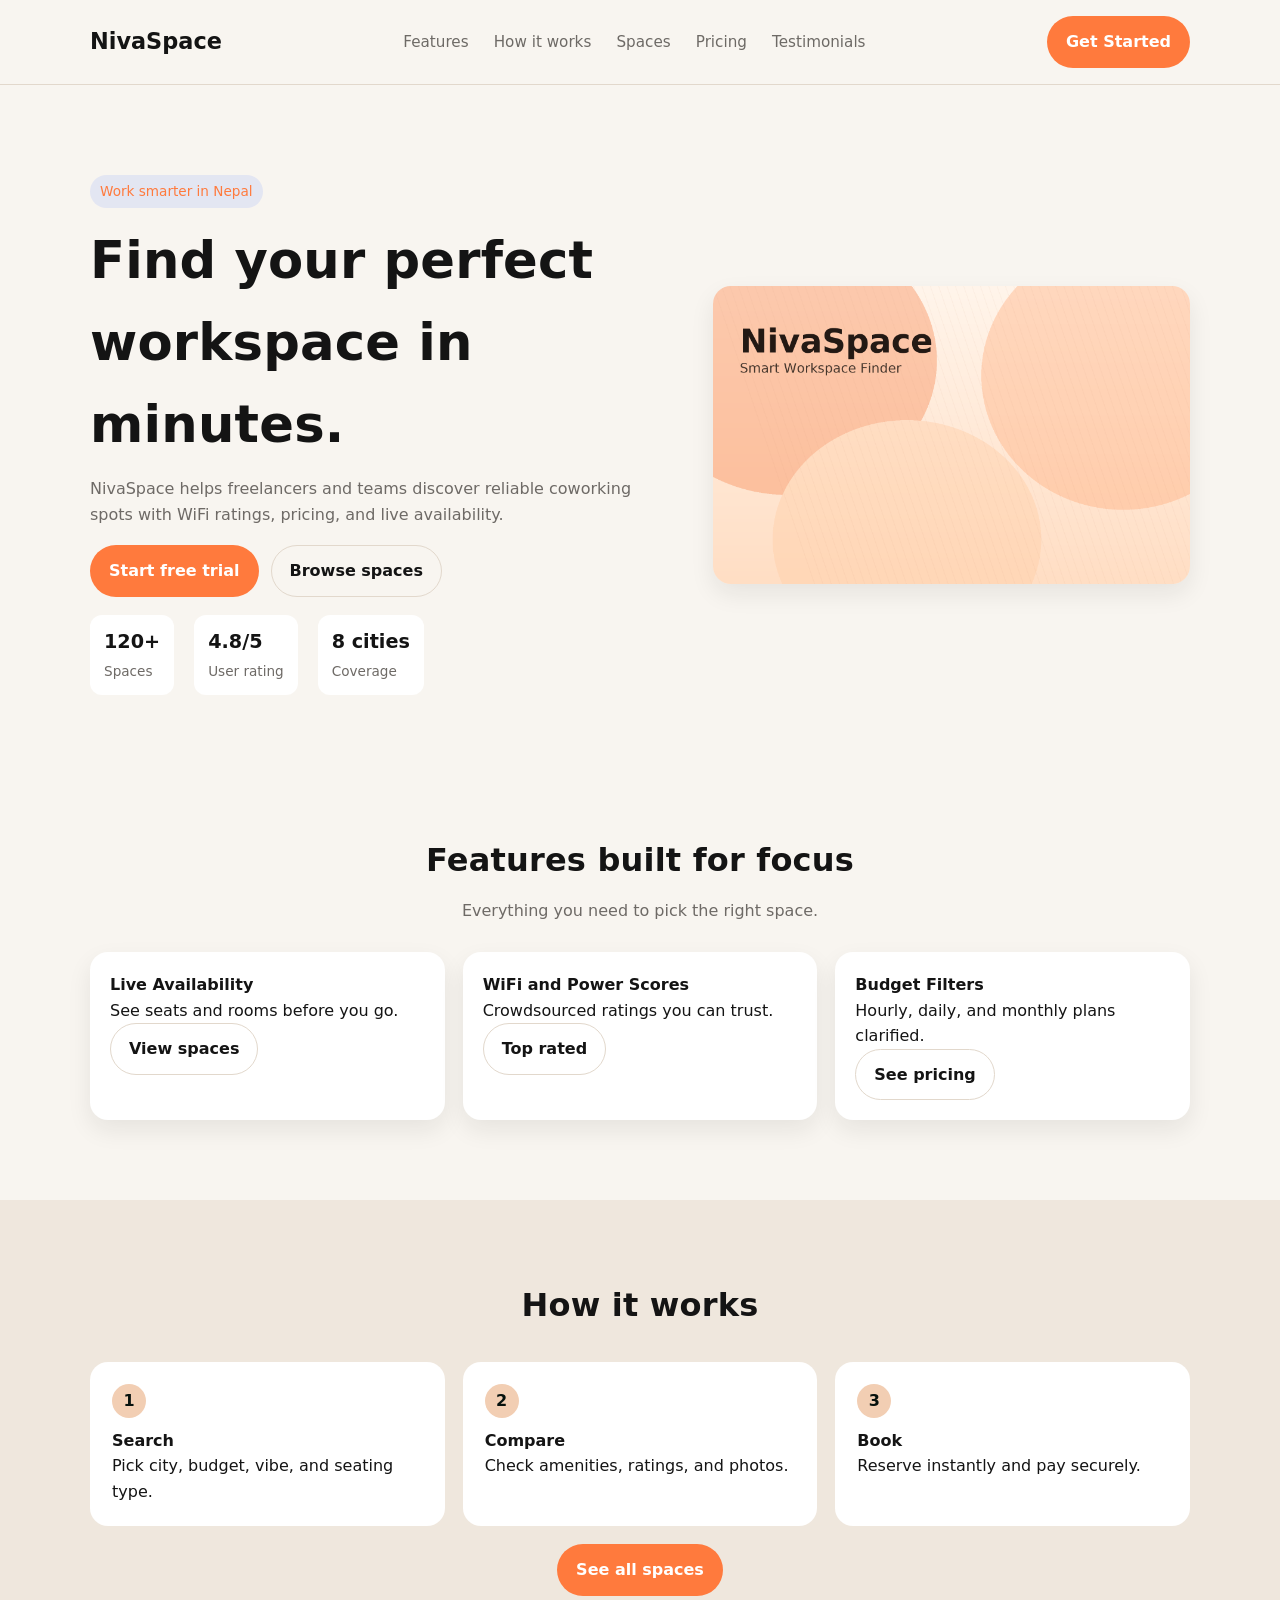
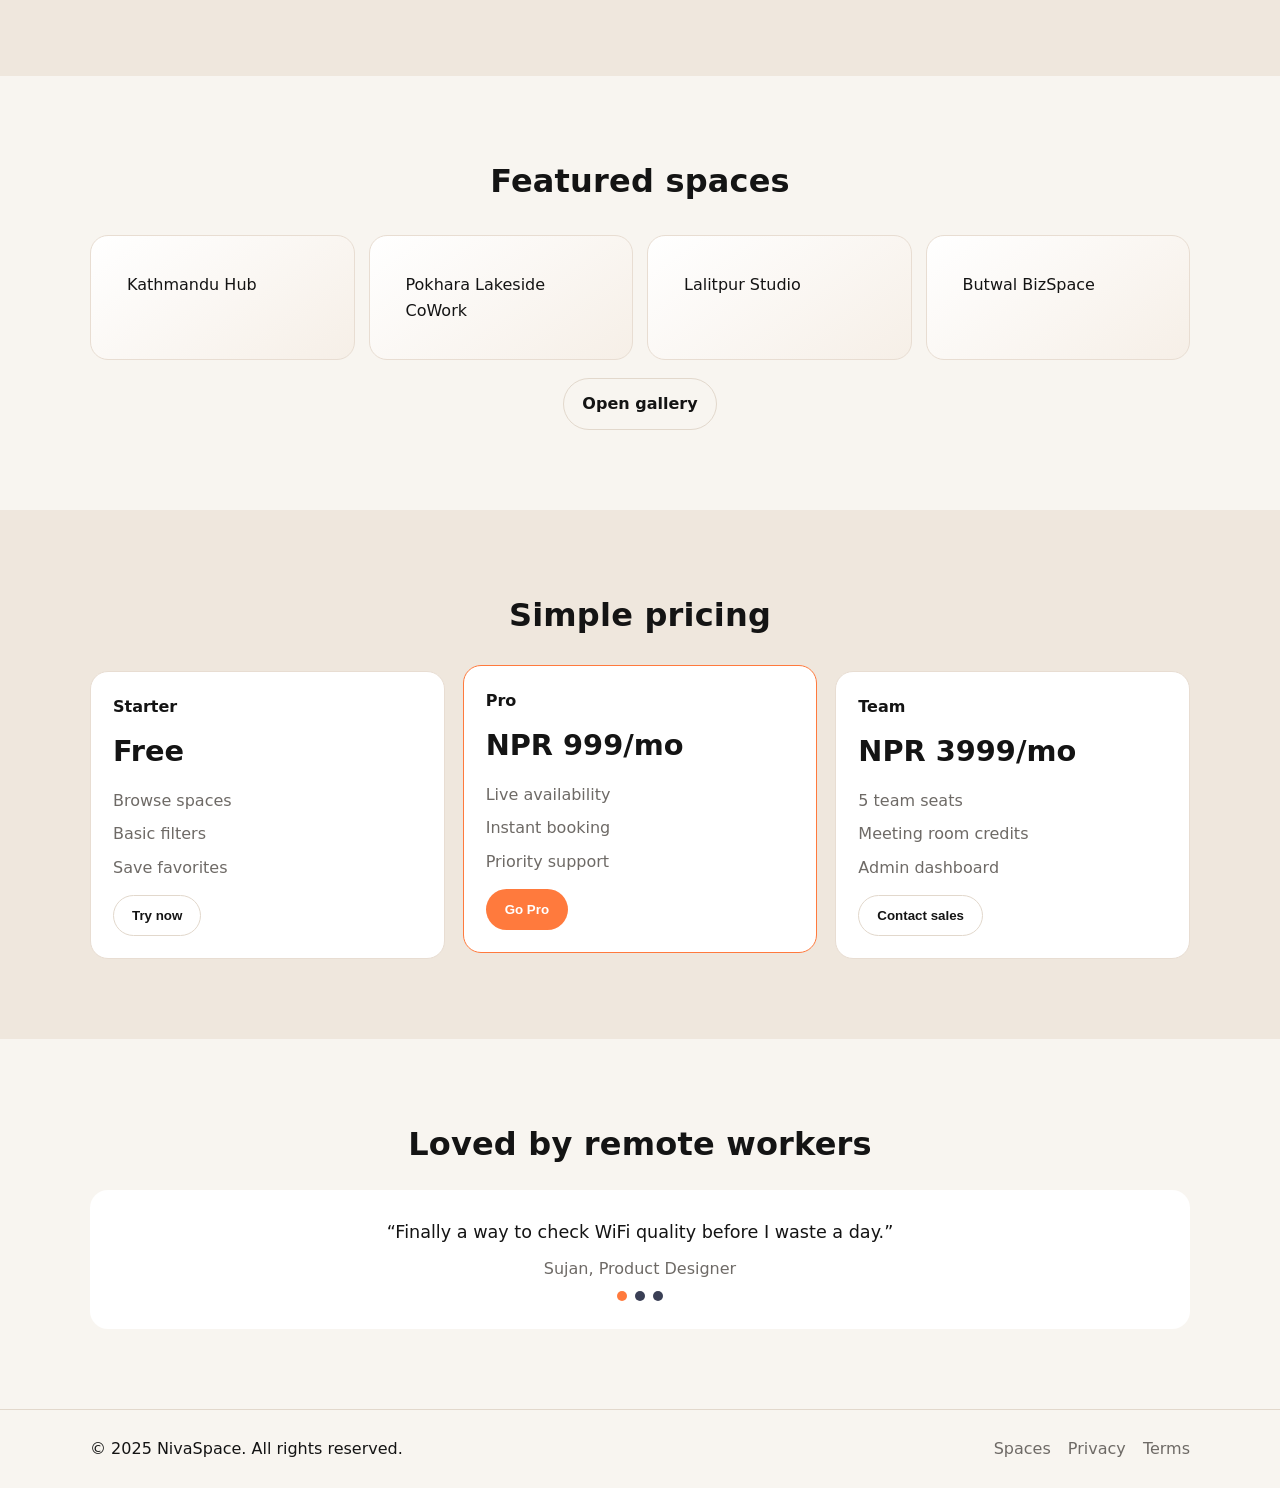
<file: index.html>
<!DOCTYPE html>
<html lang="en">
<head>
  <meta charset="UTF-8" />
  <meta name="viewport" content="width=device-width, initial-scale=1.0" />
  <title>NivaSpace | Smart Workspace Finder</title>
  <link rel="stylesheet" href="css/style.css" />
</head>
<body>
  <header class="header">
    <div class="container nav">
      <h1 class="logo">NivaSpace</h1>
      <nav>
        <a href="#features">Features</a>
        <a href="#how">How it works</a>
        <a href="spaces.html">Spaces</a>
        <a href="#pricing">Pricing</a>
        <a href="#testimonials">Testimonials</a>
      </nav>
      <a class="btn btn-primary" href="#pricing">Get Started</a>
    </div>
  </header>

  <section class="hero">
    <div class="container hero-grid">
      <div>
        <p class="badge">Work smarter in Nepal</p>
        <h2>Find your perfect workspace in minutes.</h2>
        <p class="muted">
          NivaSpace helps freelancers and teams discover reliable coworking
          spots with WiFi ratings, pricing, and live availability.
        </p>
        <div class="hero-actions">
          <a class="btn btn-primary" href="#pricing">Start free trial</a>
          <a class="btn btn-ghost" href="spaces.html">Browse spaces</a>
        </div>
        <div class="stats">
          <div><strong>120+</strong><span>Spaces</span></div>
          <div><strong>4.8/5</strong><span>User rating</span></div>
          <div><strong>8 cities</strong><span>Coverage</span></div>
        </div>
      </div>
      <img src="images/hero.png" alt="App preview" class="hero-image" />
    </div>
  </section>

  <section id="features" class="section">
    <div class="container">
      <h3>Features built for focus</h3>
      <p class="muted center">Everything you need to pick the right space.</p>

      <div class="cards">
        <article class="card">
          <h4>Live Availability</h4>
          <p>See seats and rooms before you go.</p>
          <a class="btn btn-ghost" href="spaces.html">View spaces</a>
        </article>
        <article class="card">
          <h4>WiFi and Power Scores</h4>
          <p>Crowdsourced ratings you can trust.</p>
          <a class="btn btn-ghost" href="spaces.html#ktm">Top rated</a>
        </article>
        <article class="card">
          <h4>Budget Filters</h4>
          <p>Hourly, daily, and monthly plans clarified.</p>
          <a class="btn btn-ghost" href="#pricing">See pricing</a>
        </article>
      </div>
    </div>
  </section>

  <section id="how" class="section alt">
    <div class="container">
      <h3>How it works</h3>

      <div class="steps">
        <div class="step">
          <span>1</span>
          <h4>Search</h4>
          <p>Pick city, budget, vibe, and seating type.</p>
        </div>
        <div class="step">
          <span>2</span>
          <h4>Compare</h4>
          <p>Check amenities, ratings, and photos.</p>
        </div>
        <div class="step">
          <span>3</span>
          <h4>Book</h4>
          <p>Reserve instantly and pay securely.</p>
        </div>
      </div>
      <div class="center" style="margin-top:18px;">
        <a class="btn btn-primary" href="spaces.html">See all spaces</a>
      </div>
    </div>
  </section>

  <section id="showcase" class="section">
    <div class="container">
      <h3>Featured spaces</h3>

      <div class="grid">
        <div class="grid-item">Kathmandu Hub</div>
        <div class="grid-item">Pokhara Lakeside CoWork</div>
        <div class="grid-item">Lalitpur Studio</div>
        <div class="grid-item">Butwal BizSpace</div>
      </div>
      <div class="center" style="margin-top:18px;">
        <a class="btn btn-ghost" href="spaces.html">Open gallery</a>
      </div>
    </div>
  </section>

  <section id="pricing" class="section alt">
    <div class="container">
      <h3>Simple pricing</h3>

      <div class="pricing">
        <div class="price-card">
          <h4>Starter</h4>
          <p class="price">Free</p>
          <ul>
            <li>Browse spaces</li>
            <li>Basic filters</li>
            <li>Save favorites</li>
          </ul>
          <button class="btn btn-ghost" data-action="pricing">Try now</button>
        </div>

        <div class="price-card featured">
          <h4>Pro</h4>
          <p class="price">NPR 999/mo</p>
          <ul>
            <li>Live availability</li>
            <li>Instant booking</li>
            <li>Priority support</li>
          </ul>
          <button class="btn btn-primary" data-action="pricing">Go Pro</button>
        </div>

        <div class="price-card">
          <h4>Team</h4>
          <p class="price">NPR 3999/mo</p>
          <ul>
            <li>5 team seats</li>
            <li>Meeting room credits</li>
            <li>Admin dashboard</li>
          </ul>
          <button class="btn btn-ghost" data-action="pricing">Contact sales</button>
        </div>
      </div>
    </div>
  </section>

  <section id="testimonials" class="section">
    <div class="container">
      <h3>Loved by remote workers</h3>

      <div class="testimonial">
        <p id="quote">
          “Finally a way to check WiFi quality before I waste a day.”
        </p>
        <p class="muted" id="person">Sujan, Product Designer</p>
        <div class="dots">
          <button class="dot active" data-i="0" aria-label="testimonial 1"></button>
          <button class="dot" data-i="1" aria-label="testimonial 2"></button>
          <button class="dot" data-i="2" aria-label="testimonial 3"></button>
        </div>
      </div>
    </div>
  </section>

  <footer class="footer">
    <div class="container footer-grid">
      <p>© 2025 NivaSpace. All rights reserved.</p>
      <div class="links">
        <a href="spaces.html">Spaces</a>
        <a href="#">Privacy</a>
        <a href="#">Terms</a>
      </div>
    </div>
  </footer>

  <script src="js/main.js"></script>
</body>
</html>
</file>
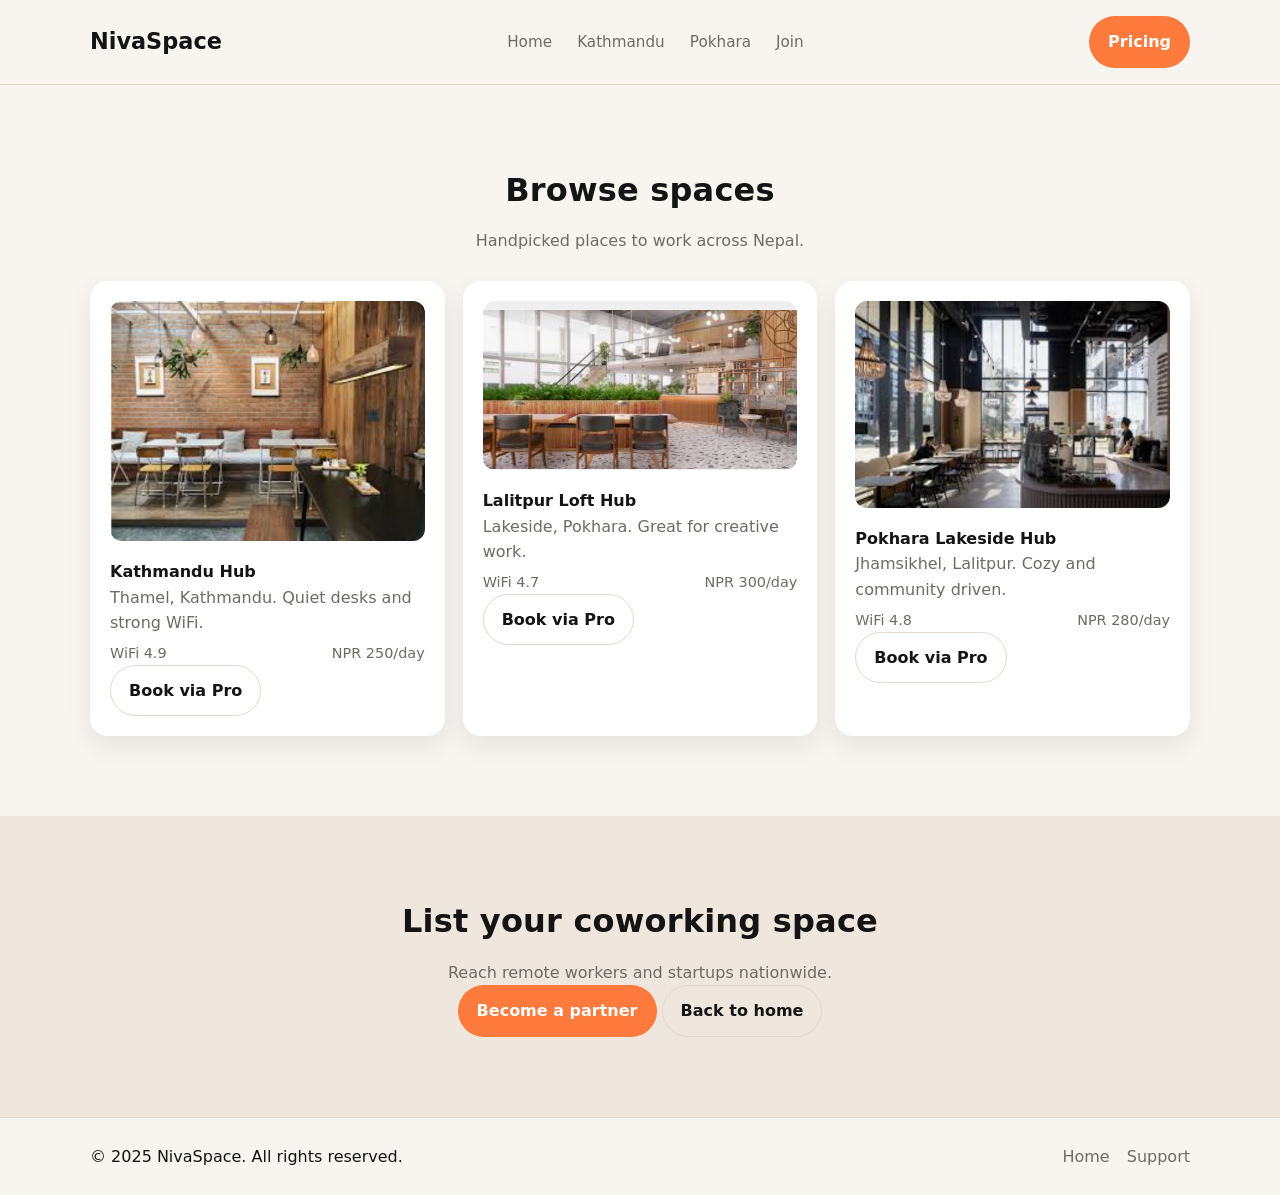
<file: spaces.html>
<!DOCTYPE html>
<html lang="en">
<head>
  <meta charset="UTF-8" />
  <meta name="viewport" content="width=device-width, initial-scale=1.0" />
  <title>NivaSpace | Spaces</title>
  <link rel="stylesheet" href="css/style.css" />
</head>
<body>
  <header class="header">
    <div class="container nav">
      <h1 class="logo">NivaSpace</h1>
      <nav>
        <a href="index.html">Home</a>
        <a href="#ktm">Kathmandu</a>
        <a href="#pkr">Pokhara</a>
        <a href="#cta">Join</a>
      </nav>
      <a class="btn btn-primary" href="index.html#pricing">Pricing</a>
    </div>
  </header>

  <section class="section">
    <div class="container">
      <h3>Browse spaces</h3>
      <p class="muted center">Handpicked places to work across Nepal.</p>

      <div id="ktm" class="space-list">
        <article class="space-card">
          <img src="images/hub-kathmandu.png" alt="Kathmandu Hub">
          <h4>Kathmandu Hub</h4>
          <p class="muted">Thamel, Kathmandu. Quiet desks and strong WiFi.</p>
          <div class="space-meta">
            <span>WiFi 4.9</span><span>NPR 250/day</span>
          </div>
          <a class="btn btn-ghost" href="index.html#pricing">Book via Pro</a>
        </article>

        <article class="space-card">
          <img src="images/hub-lalitpur.png" alt="Lalitpur Loft Hub">
          <h4>Lalitpur Loft Hub</h4>
          <p class="muted">Lakeside, Pokhara. Great for creative work.</p>
          <div class="space-meta">
            <span>WiFi 4.7</span><span>NPR 300/day</span>
          </div>
          <a class="btn btn-ghost" href="index.html#pricing">Book via Pro</a>
        </article>

        <article class="space-card">
          <img src="images/hub-pokhara.png" alt="Pokhara Lakeside Hub">
          <h4>Pokhara Lakeside Hub</h4>
          <p class="muted">Jhamsikhel, Lalitpur. Cozy and community driven.</p>
          <div class="space-meta">
            <span>WiFi 4.8</span><span>NPR 280/day</span>
          </div>
          <a class="btn btn-ghost" href="index.html#pricing">Book via Pro</a>
        </article>
      </div>
    </div>
  </section>

  <section id="cta" class="section alt">
    <div class="container center">
      <h3>List your coworking space</h3>
      <p class="muted">Reach remote workers and startups nationwide.</p>
      <a class="btn btn-primary" href="index.html#pricing">Become a partner</a>
      <a class="btn btn-ghost" href="index.html">Back to home</a>
    </div>
  </section>

  <footer class="footer">
    <div class="container footer-grid">
      <p>© 2025 NivaSpace. All rights reserved.</p>
      <div class="links">
        <a href="index.html">Home</a>
        <a href="#">Support</a>
      </div>
    </div>
  </footer>

  <script src="js/main.js"></script>
</body>
</html>
</file>
<file: css/style.css>
:root {
  --bg: #f8f5f0;            /* Warm White */
  --bg-alt: #efe7dd;        /* Linen Beige */
  --card: #ffffff;          /* Mist Gray / White surface */
  --text: #141414;          /* Near Black */
  --muted: #6e6a66;         /* Stone Gray */
  --accent: #ff7a3d;        /* Coral Orange */
  --accent-2: #f2ceb3;      /* Olive Green */
  --radius: 18px;
  --shadow: 0 10px 24px rgba(20,20,20,0.08);
  font-synthesis: style;
}
* { box-sizing: border-box; margin: 0; padding: 0; }
body {
  font-family: system-ui, Arial, sans-serif;
  background: var(--bg);
  color: var(--text);
  line-height: 1.6;
}
.container { width: min(1100px, 92%); margin: 0 auto; }
.section { padding: 80px 0; }
.section.alt { background: var(--bg-alt); }
h2, h3 { letter-spacing: 0.2px; }
h3 { font-size: 2rem; text-align: center; margin-bottom: 12px; }
.center { text-align: center; }
.muted { color: var(--muted); }

.header {
  position: sticky; top: 0; z-index: 50;
  backdrop-filter: blur(6px);
  background: rgba(248,245,240,0.9);
  border-bottom: 1px solid #e2d8cc;
}
.nav {
  display: flex; align-items: center; justify-content: space-between;
  padding: 16px 0;
}
.logo { font-size: 1.4rem; font-weight: 700; }
nav a {
  margin: 0 10px; color: var(--muted); text-decoration: none; font-size: 0.95rem;
}
nav a:hover { color: var(--text); }

.btn {
  display: inline-block; padding: 12px 18px; border-radius: 999px;
  border: 1px solid transparent; text-decoration: none; cursor: pointer;
  font-weight: 600; transition: 0.2s ease;
}
.btn-primary { background: var(--accent); color: white; }
.btn-primary:hover { transform: translateY(-2px); }
.btn-ghost {
  background: transparent; border-color: #e2d8cc; color: var(--text);
}
.btn-ghost:hover { border-color: var(--accent); }

.hero { padding: 90px 0 60px; }
.hero-grid {
  display: grid; gap: 40px; align-items: center;
  grid-template-columns: 1.1fr 0.9fr;
}
.badge {
  display: inline-block; padding: 6px 10px; border-radius: 999px;
  background: rgba(108,140,255,0.15); color: var(--accent);
  font-size: 0.85rem; margin-bottom: 12px;
}
.hero h2 { font-size: clamp(2.2rem, 4vw, 3.3rem); margin-bottom: 10px; }
.hero-actions { margin: 18px 0; display: flex; gap: 12px; flex-wrap: wrap; }
.hero-image { width: 100%; border-radius: var(--radius); box-shadow: var(--shadow); }

.stats {
  margin-top: 18px; display: flex; gap: 20px; flex-wrap: wrap;
}
.stats div { background: var(--card); padding: 12px 14px; border-radius: 12px; }
.stats strong { display: block; font-size: 1.2rem; }
.stats span { font-size: 0.85rem; color: var(--muted); }

.cards {
  margin-top: 28px;
  display: grid; gap: 18px;
  grid-template-columns: repeat(auto-fit, minmax(220px, 1fr));
}
.card, .space-card {
  background: var(--card);
  padding: 20px; border-radius: var(--radius); box-shadow: var(--shadow);
  transition: 0.2s ease;
}
.card:hover, .space-card:hover { transform: translateY(-4px); }

.steps {
  margin-top: 30px;
  display: grid; gap: 18px;
  grid-template-columns: repeat(auto-fit, minmax(220px, 1fr));
}
.step {
  background: var(--card);
  padding: 22px; border-radius: var(--radius);
}
.step span {
  width: 34px; height: 34px; display: grid; place-items: center;
  background: var(--accent-2); color: #06110d; border-radius: 50%;
  font-weight: 800; margin-bottom: 10px;
}

.grid {
  margin-top: 28px;
  display: grid; gap: 14px;
  grid-template-columns: repeat(auto-fit, minmax(240px, 1fr));
}
.grid-item {
  background: linear-gradient(145deg, #ffffff, #f6efe7);
  padding: 36px; border-radius: var(--radius);
  border: 1px solid #e8ddd2;
}

.pricing {
  margin-top: 30px;
  display: grid; gap: 18px;
  grid-template-columns: repeat(auto-fit, minmax(240px, 1fr));
}
.price-card {
  background: var(--card); padding: 22px;
  border-radius: var(--radius); border: 1px solid #e8ddd2;
}
.price-card.featured {
  border-color: var(--accent);
  transform: translateY(-6px);
}
.price { font-size: 1.8rem; font-weight: 800; margin: 8px 0; }
.price-card ul { list-style: none; margin: 14px 0; }
.price-card li { margin: 8px 0; color: var(--muted); }

.testimonial {
  margin-top: 20px; background: var(--card);
  padding: 28px; border-radius: var(--radius); text-align: center;
}
.testimonial #quote { font-size: 1.1rem; margin-bottom: 10px; }
.dots { margin-top: 10px; display: flex; justify-content: center; gap: 8px; }
.dot {
  width: 10px; height: 10px; border-radius: 50%;
  background: #3a3f55; border: none; cursor: pointer;
}
.dot.active { background: var(--accent); }

.space-list {
  margin-top: 28px;
  display: grid; gap: 18px;
  grid-template-columns: repeat(auto-fit, minmax(260px, 1fr));
}
.space-card img {
  width: 100%; border-radius: 12px; margin-bottom: 10px;
}
.space-meta {
  display: flex; justify-content: space-between; margin-top: 6px; font-size: 0.9rem;
  color: var(--muted);
}

.footer { padding: 26px 0; border-top: 1px solid #e2d8cc; }
.footer-grid {
  display: flex; justify-content: space-between; align-items: center; flex-wrap: wrap;
}
.footer a { color: var(--muted); text-decoration: none; margin-left: 12px; }
.footer a:hover { color: var(--text); }

@media (max-width: 900px) {
  .hero-grid { grid-template-columns: 1fr; }
  nav { display: none; }
}
</file>
